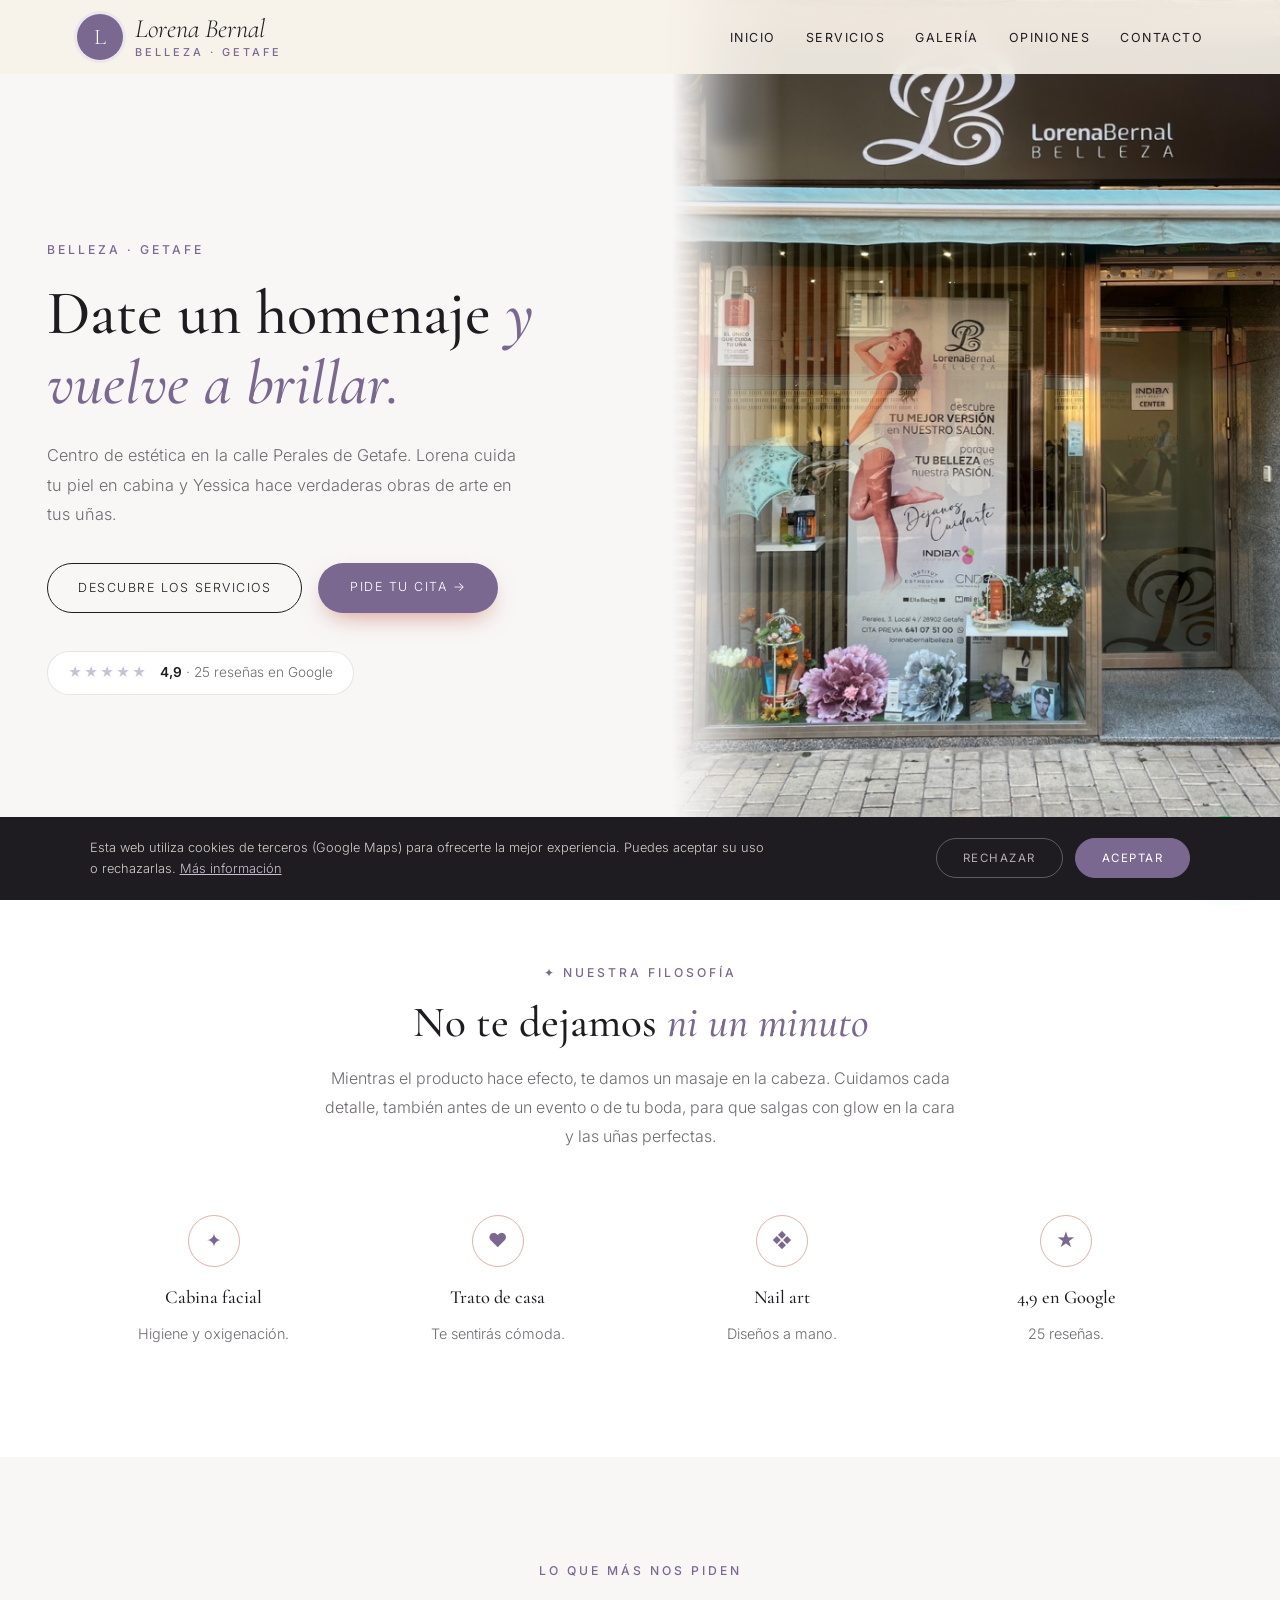
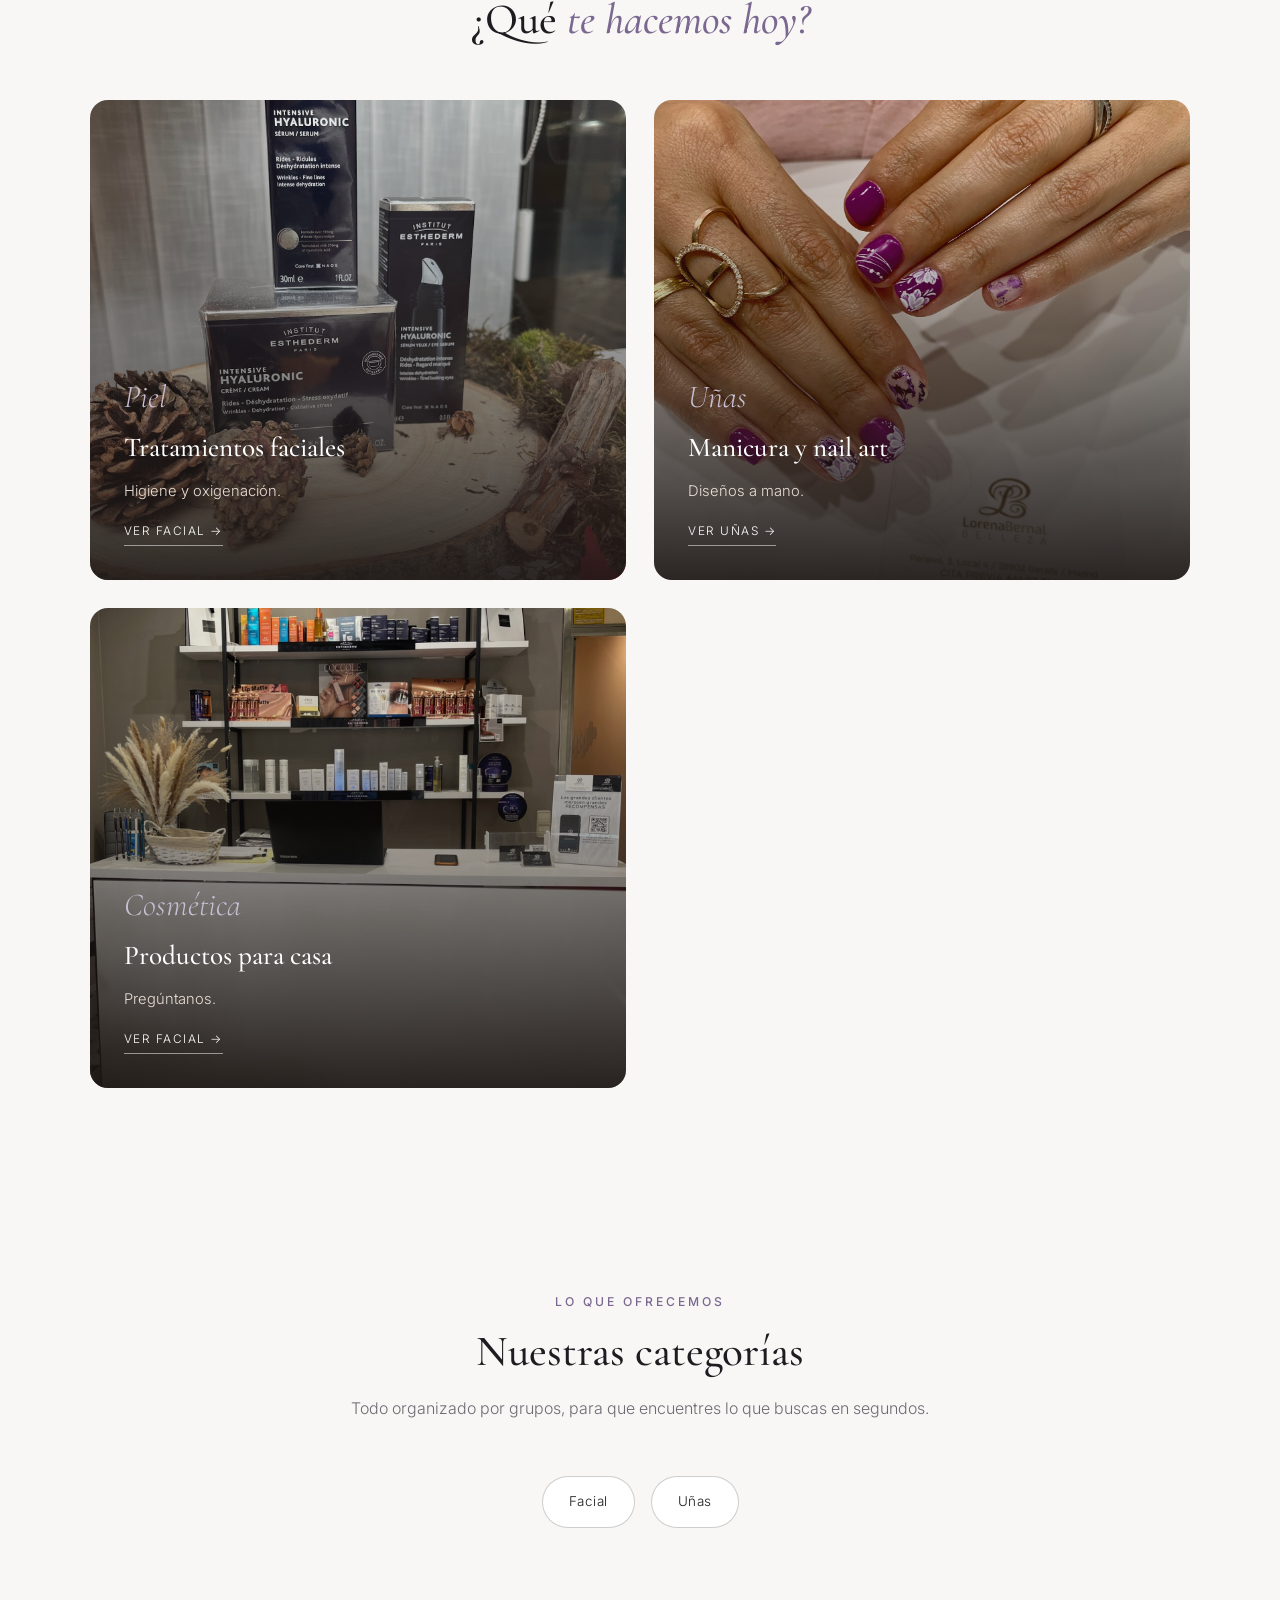
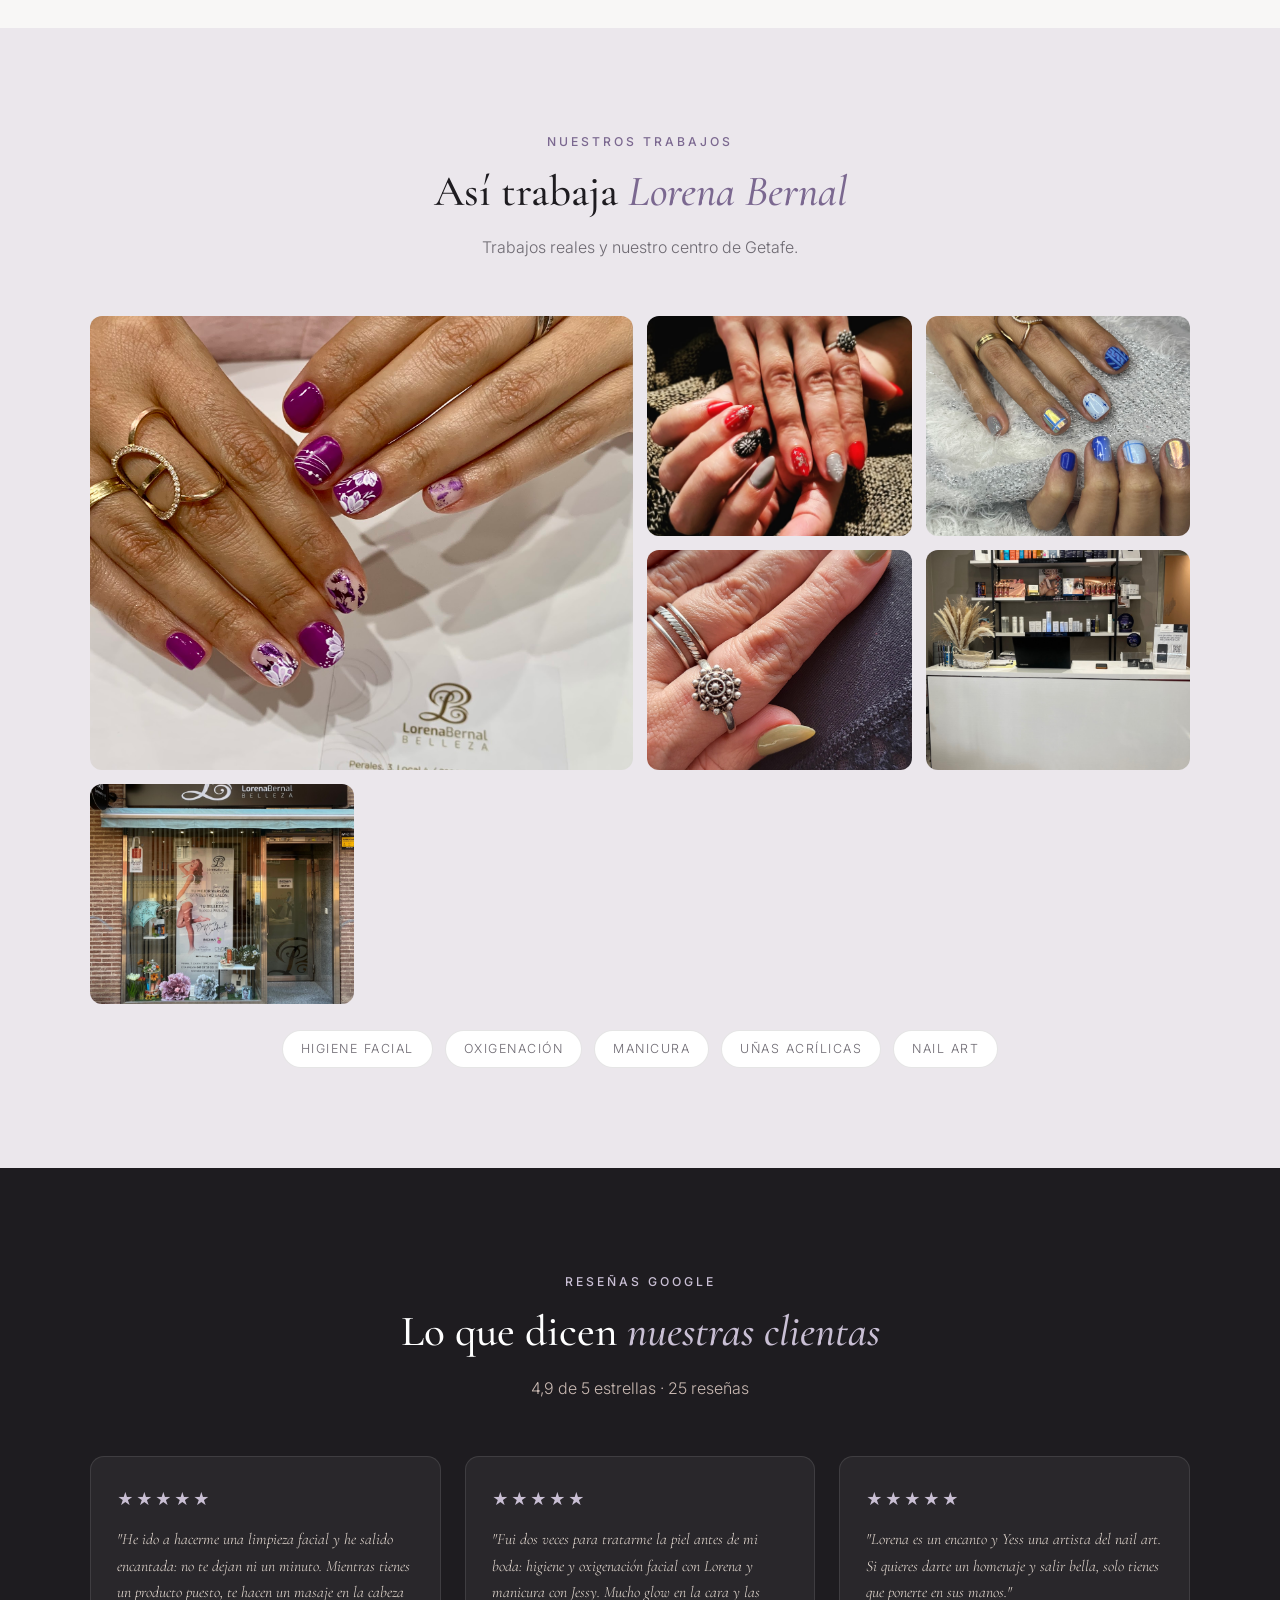
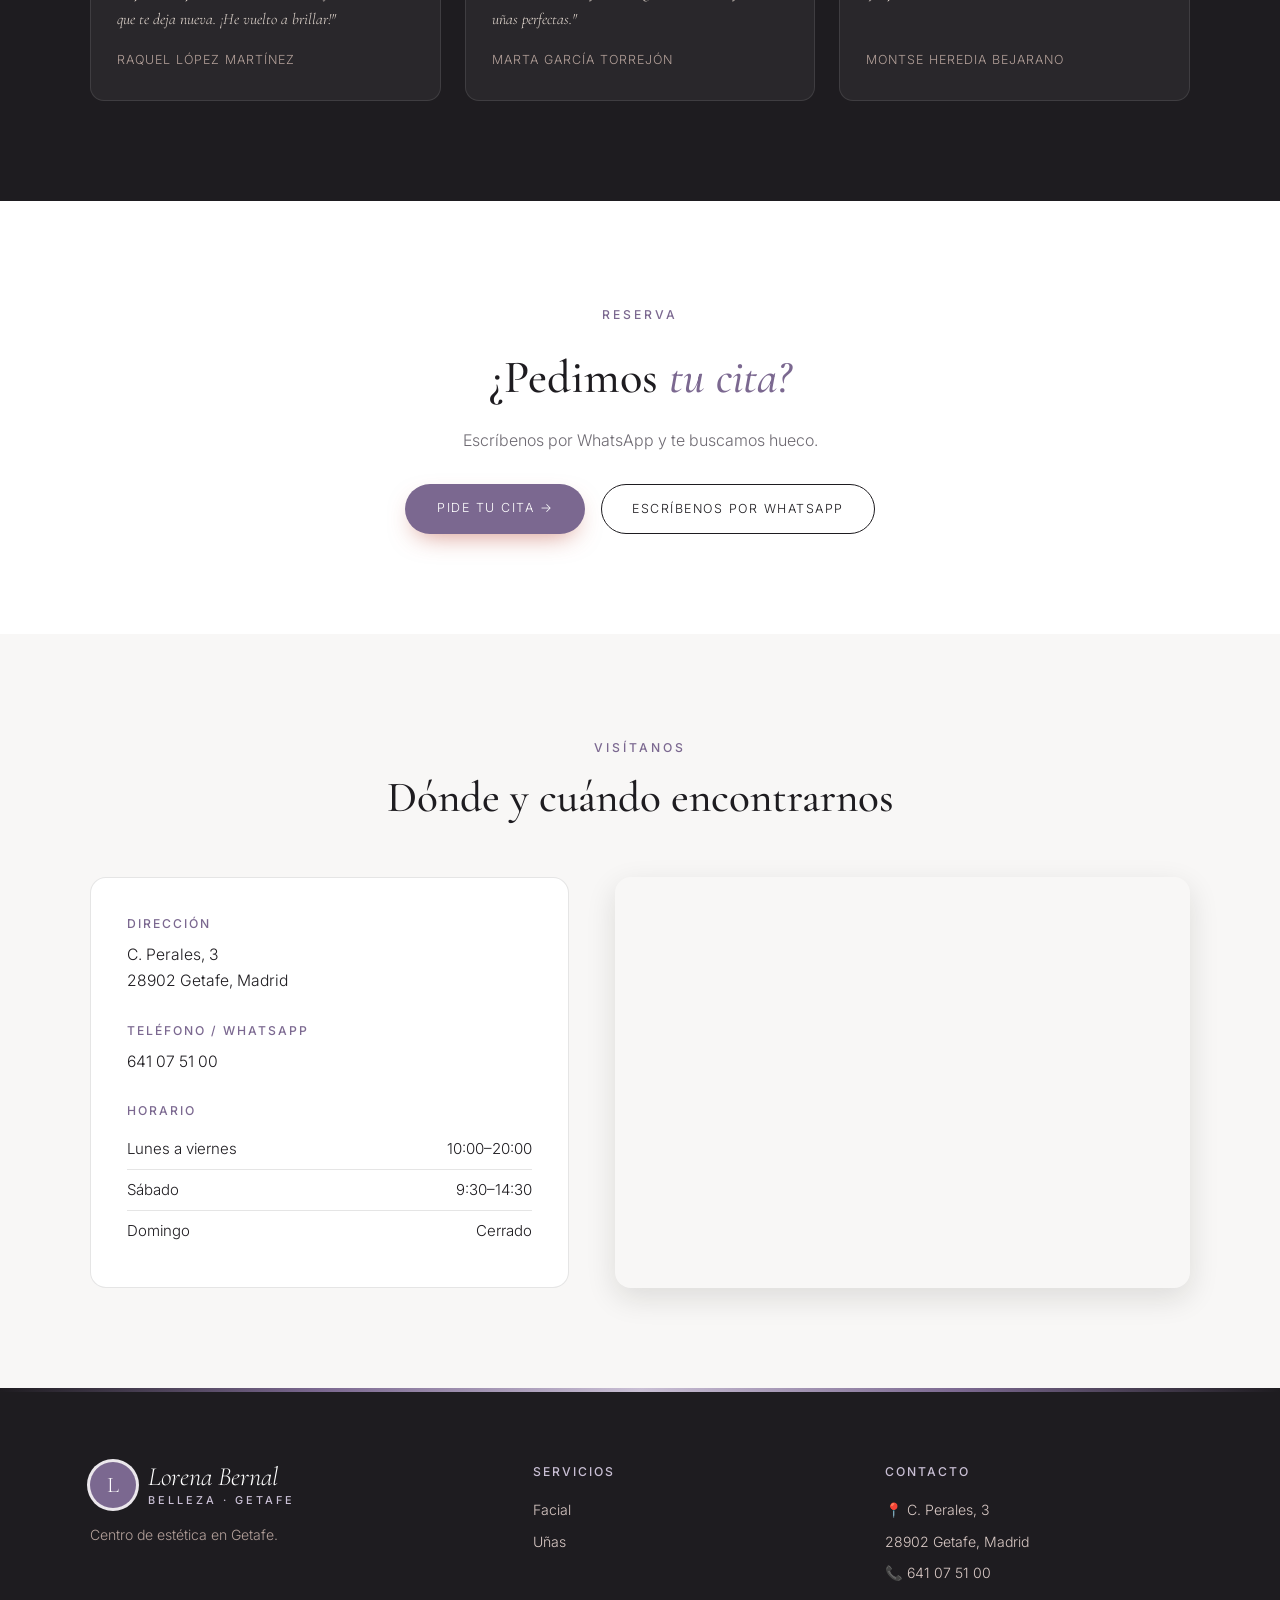
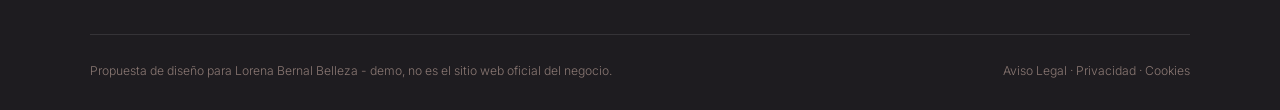
<file: index.html>
<!DOCTYPE html>
<html lang="es">
<head>
<meta charset="UTF-8">
<meta name="viewport" content="width=device-width, initial-scale=1.0">
<title>Lorena Bernal Belleza — Centro de estética en Getafe</title>
<meta name="description" content="Lorena Bernal Belleza, centro de estética en la calle Perales 3 de Getafe. Higiene y oxigenación facial, manicura, uñas acrílicas y nail art. 4,9★ en Google.">
<meta name="theme-color" content="#1e1c20">
<meta property="og:title" content="Lorena Bernal Belleza · Getafe">
<meta property="og:image" content="maps_06.jpg">

<link rel="preconnect" href="https://fonts.googleapis.com"><link rel="preconnect" href="https://fonts.gstatic.com" crossorigin><link href="https://fonts.googleapis.com/css2?family=Cormorant+Garamond:ital,wght@0,500;0,600;1,500&family=Inter:wght@300;400;500;600&display=swap" rel="stylesheet">
<link rel="stylesheet" href="styles.css">
</head>
<body>

<header id="header">
  <a href="index.html" class="logo" aria-label="Lorena Bernal Belleza, inicio"><span class="logo-mark">L</span><span class="logo-text"><span class="script">Lorena Bernal</span><small>belleza · Getafe</small></span></a>
  <nav id="nav" aria-label="Navegación principal"><ul><li><a href="index.html#inicio">Inicio</a></li><li><a href="servicios.html">Servicios</a></li><li><a href="index.html#galeria">Galería</a></li><li><a href="index.html#opiniones">Opiniones</a></li><li><a href="index.html#contacto">Contacto</a></li></ul></nav><button class="nav-toggle" id="navToggle" aria-label="Abrir menú">☰</button>
</header>

<section class="hero" id="inicio">
  <div class="hero-text">
    <span class="eyebrow">Belleza · Getafe</span>
    <h1>Date un homenaje <em>y vuelve a brillar.</em></h1>
    <p>Centro de estética en la calle Perales de Getafe. Lorena cuida tu piel en cabina y Yessica hace verdaderas obras de arte en tus uñas.</p>
    <div class="hero-ctas">
      <a href="servicios.html" class="btn-outline">Descubre los servicios</a>
      <a href="https://wa.me/34641075100?text=Hola%2C%20he%20visto%20vuestra%20web%20y%20me%20gustar%C3%ADa%20pedir%20cita%20en%20Lorena%20Bernal%20Belleza" class="btn-solid" target="_blank" rel="noopener">Pide tu cita →</a>
    </div>
    <a class="hero-rating" href="https://www.google.com/maps/search/?api=1&query=Lorena+Bernal+Belleza,+Calle+Perales+3,+Getafe" target="_blank" rel="noopener"><span class="stars">★★★★★</span><span><strong>4,9</strong> · 25 reseñas en Google</span></a>
  </div>
  <div class="hero-img"><img src="maps_06.jpg" alt="Fachada de Lorena Bernal Belleza en Getafe" style="object-position:center 40%;"></div>
</section>

<section class="trust">
  <div class="section-head">
    <span class="eyebrow">✦ Nuestra filosofía</span>
    <h2>No te dejamos <em>ni un minuto</em></h2>
    <p>Mientras el producto hace efecto, te damos un masaje en la cabeza. Cuidamos cada detalle, también antes de un evento o de tu boda, para que salgas con glow en la cara y las uñas perfectas.</p>
  </div>
  <div class="trust-grid">
    <div class="trust-card"><span class="trust-ic">✦</span><h3>Cabina facial</h3><p>Higiene y oxigenación.</p></div>
    <div class="trust-card"><span class="trust-ic">♥</span><h3>Trato de casa</h3><p>Te sentirás cómoda.</p></div>
    <div class="trust-card"><span class="trust-ic">❖</span><h3>Nail art</h3><p>Diseños a mano.</p></div>
    <div class="trust-card"><span class="trust-ic">★</span><h3>4,9 en Google</h3><p>25 reseñas.</p></div>
  </div>
</section>

<section class="worlds">
  <div class="section-head">
    <span class="eyebrow">Lo que más nos piden</span>
    <h2>¿Qué <em>te hacemos hoy?</em></h2>
  </div>
  <div class="worlds-grid">
    <a href="servicios.html#facial" class="world-card"><img src="maps_03.jpg" alt="Tratamientos faciales"><div class="world-text"><span class="script">Piel</span><h3>Tratamientos faciales</h3><p>Higiene y oxigenación.</p><span class="world-link">Ver facial →</span></div></a>
    <a href="servicios.html#unas" class="world-card"><img src="maps_01.jpg" alt="Manicura y nail art"><div class="world-text"><span class="script">Uñas</span><h3>Manicura y nail art</h3><p>Diseños a mano.</p><span class="world-link">Ver uñas →</span></div></a>
    <a href="servicios.html#facial" class="world-card"><img src="maps_09.jpg" alt="Productos para casa"><div class="world-text"><span class="script">Cosmética</span><h3>Productos para casa</h3><p>Pregúntanos.</p><span class="world-link">Ver facial →</span></div></a>
  </div>
</section>

<section>
  <div class="section-head">
    <span class="eyebrow">Lo que ofrecemos</span>
    <h2>Nuestras categorías</h2>
    <p>Todo organizado por grupos, para que encuentres lo que buscas en segundos.</p>
  </div>
  <div class="cat-pills">
    <a href="servicios.html#facial" class="cat-pill">Facial</a>
    <a href="servicios.html#unas" class="cat-pill">Uñas</a>
  </div>
</section>

<section class="gallery-wrap" id="galeria">
  <div class="section-head">
    <span class="eyebrow">Nuestros trabajos</span>
    <h2>Así trabaja <em>Lorena Bernal</em></h2>
    <p>Trabajos reales y nuestro centro de Getafe.</p>
  </div>
  <div class="gallery">
    <figure class="big"><img src="maps_01.jpg" alt="Morado con flores" loading="lazy"></figure>
    <figure><img src="maps_02.jpg" alt="Rojo y gris con copos" loading="lazy"></figure>
    <figure><img src="maps_04.jpg" alt="Azules con diseño" loading="lazy"></figure>
    <figure><img src="maps_10.jpg" alt="Verde oliva" loading="lazy"></figure>
    <figure><img src="maps_09.jpg" alt="Recepción" loading="lazy"></figure>
    <figure><img src="maps_06.jpg" alt="Nuestra fachada" loading="lazy"></figure>
  </div>
  <div class="brands"><span>Higiene facial</span><span>Oxigenación</span><span>Manicura</span><span>Uñas acrílicas</span><span>Nail art</span></div>
</section>

<section class="reviews-wrap" id="opiniones">
  <div class="section-head">
    <span class="eyebrow">Reseñas Google</span>
    <h2>Lo que dicen <em>nuestras clientas</em></h2>
    <p>4,9 de 5 estrellas · 25 reseñas</p>
  </div>
  <div class="review-grid">
    <div class="review-card"><div class="stars">★★★★★</div><p>"He ido a hacerme una limpieza facial y he salido encantada: no te dejan ni un minuto. Mientras tienes un producto puesto, te hacen un masaje en la cabeza que te deja nueva. ¡He vuelto a brillar!"</p><cite>Raquel López Martínez</cite></div>
    <div class="review-card"><div class="stars">★★★★★</div><p>"Fui dos veces para tratarme la piel antes de mi boda: higiene y oxigenación facial con Lorena y manicura con Jessy. Mucho glow en la cara y las uñas perfectas."</p><cite>Marta García Torrejón</cite></div>
    <div class="review-card"><div class="stars">★★★★★</div><p>"Lorena es un encanto y Yess una artista del nail art. Si quieres darte un homenaje y salir bella, solo tienes que ponerte en sus manos."</p><cite>Montse Heredia Bejarano</cite></div>
  </div>
</section>

<section class="cta-section">
  <span class="eyebrow">Reserva</span>
  <h2>¿Pedimos <em>tu cita?</em></h2>
  <p>Escríbenos por WhatsApp y te buscamos hueco.</p>
  <div class="cta-row">
    <a href="https://wa.me/34641075100?text=Hola%2C%20he%20visto%20vuestra%20web%20y%20me%20gustar%C3%ADa%20pedir%20cita%20en%20Lorena%20Bernal%20Belleza" class="btn-solid" target="_blank" rel="noopener">Pide tu cita →</a>
    <a href="https://wa.me/34641075100?text=Hola%2C%20he%20visto%20vuestra%20web%20y%20me%20gustar%C3%ADa%20pedir%20cita%20en%20Lorena%20Bernal%20Belleza" class="btn-outline" target="_blank" rel="noopener">Escríbenos por WhatsApp</a>
  </div>
</section>

<section class="contact-section" id="contacto">
  <div class="section-head">
    <span class="eyebrow">Visítanos</span>
    <h2>Dónde y cuándo encontrarnos</h2>
  </div>
  <div class="contact-grid">
    <div class="contact-info">
      <div class="contact-block"><h3>Dirección</h3><p>C. Perales, 3<br>28902 Getafe, Madrid</p></div>
      <div class="contact-block"><h3>Teléfono / WhatsApp</h3><p><a href="tel:+34641075100">641 07 51 00</a></p></div>
      <div class="contact-block"><h3>Horario</h3><ul class="hours-list"><li><span>Lunes a viernes</span><span>10:00–20:00</span></li><li><span>Sábado</span><span>9:30–14:30</span></li><li><span>Domingo</span><span>Cerrado</span></li></ul></div>
      
    </div>
    <div class="contact-map">
      <iframe title="Mapa de Lorena Bernal Belleza" src="https://www.google.com/maps?q=Lorena+Bernal+Belleza,+Calle+Perales+3,+Getafe&output=embed" width="100%" height="100%" style="border:0;" allowfullscreen="" loading="lazy" referrerpolicy="no-referrer-when-downgrade"></iframe>
    </div>
  </div>
</section>

<footer>
  <div class="footer-grid">
    <div class="footer-brand">
      <a href="index.html" class="logo light"><span class="logo-mark">L</span><span class="logo-text"><span class="script">Lorena Bernal</span><small>belleza · Getafe</small></span></a>
      <p>Centro de estética en Getafe.</p>
    </div>
    <div><h4>Servicios</h4><ul><li><a href="servicios.html#facial">Facial</a></li><li><a href="servicios.html#unas">Uñas</a></li></ul></div>
    <div><h4>Contacto</h4><ul><li>📍 C. Perales, 3</li><li>28902 Getafe, Madrid</li><li>📞 <a href="tel:+34641075100">641 07 51 00</a></li></ul></div>
  </div>
  <div class="footer-bottom">
    <span>Propuesta de diseño para Lorena Bernal Belleza - demo, no es el sitio web oficial del negocio.</span>
    <span><a href="aviso-legal.html">Aviso Legal</a> &middot; <a href="politica-privacidad.html">Privacidad</a> &middot; <a href="politica-cookies.html">Cookies</a></span>
  </div>
</footer>

<div id="cookie-banner" class="cookie-banner"><p>Esta web utiliza cookies de terceros (Google Maps) para ofrecerte la mejor experiencia. Puedes aceptar su uso o rechazarlas. <a href="politica-cookies.html">Más información</a></p><div class="cookie-actions"><button onclick="setCookieChoice('rejected')" class="ck-reject">Rechazar</button><button onclick="setCookieChoice('accepted')" class="ck-accept">Aceptar</button></div></div>
<div class="social-fabs"><a class="wa-fab" href="https://wa.me/34641075100?text=Hola%2C%20he%20visto%20vuestra%20web%20y%20me%20gustar%C3%ADa%20pedir%20cita%20en%20Lorena%20Bernal%20Belleza" target="_blank" rel="noopener" aria-label="Escribir por WhatsApp"><svg width="28" height="28" viewBox="0 0 24 24" fill="white"><path d="M17.5 14.4c-.3-.1-1.8-.9-2-1s-.5-.1-.7.1-.8 1-.9 1.2-.3.2-.6.1a8.2 8.2 0 0 1-2.4-1.5 9 9 0 0 1-1.7-2.1c-.2-.3 0-.5.1-.6l.4-.5.3-.5v-.5l-.9-2.2c-.2-.6-.5-.5-.7-.5h-.6a1.1 1.1 0 0 0-.8.4 3.4 3.4 0 0 0-1 2.5 5.9 5.9 0 0 0 1.2 3.1 13.5 13.5 0 0 0 5.2 4.6c2.6 1 2.6.7 3.1.6a2.6 2.6 0 0 0 1.7-1.2 2.1 2.1 0 0 0 .2-1.2c-.1-.1-.3-.2-.6-.3ZM12 21.8a9.8 9.8 0 0 1-5-1.4l-.4-.2-3.7 1 1-3.6-.2-.4A9.8 9.8 0 1 1 12 21.8Zm8.4-18.3A11.8 11.8 0 0 0 1.8 17.7L.2 23.8l6.3-1.6a11.8 11.8 0 0 0 5.6 1.4A11.8 11.8 0 0 0 20.4 3.5Z"/></svg></a></div>
<script src="main.js"></script>
</body>
</html>
</file>
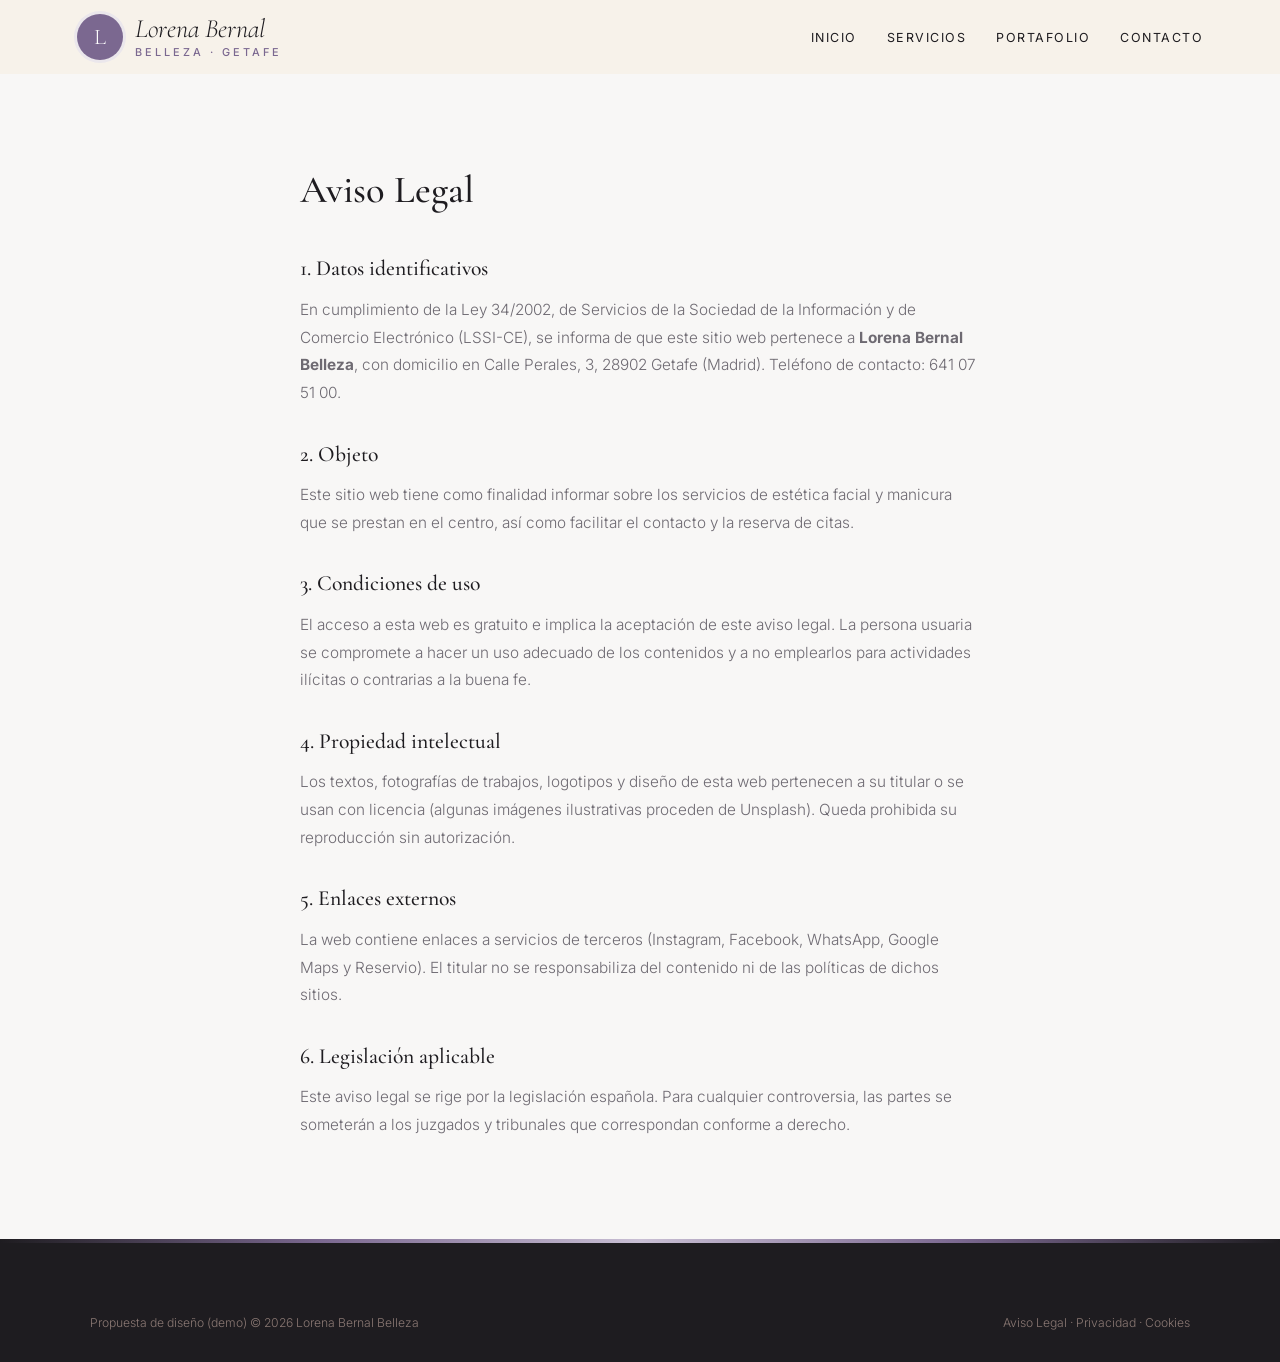
<file: aviso-legal.html>
<!DOCTYPE html>
<html lang="es">
<head>
<meta charset="UTF-8">
<meta name="viewport" content="width=device-width, initial-scale=1.0">
<title>Aviso Legal — Lorena Bernal Belleza</title>
<meta name="robots" content="noindex">

<link rel="preconnect" href="https://fonts.googleapis.com">
<link href="https://fonts.googleapis.com/css2?family=Cormorant+Garamond:ital,wght@0,500;0,600;1,500&family=Inter:wght@300;400;500;600&display=swap" rel="stylesheet">
<link rel="stylesheet" href="styles.css">
</head>
<body>
<header id="header" class="scrolled">
  <a href="index.html" class="logo" aria-label="Lorena Bernal Belleza, inicio">
    <span class="logo-mark">L</span>
    <span class="logo-text"><span class="script">Lorena Bernal</span><small>belleza · Getafe</small></span>
  </a>
  <nav id="nav" aria-label="Navegación principal">
    <ul>
      <li><a href="index.html#inicio">Inicio</a></li>
      <li><a href="servicios.html">Servicios</a></li>
      <li><a href="portafolio.html">Portafolio</a></li>
      <li><a href="index.html#contacto">Contacto</a></li>
    </ul>
  </nav>
  <button class="nav-toggle" id="navToggle" aria-label="Abrir menú">☰</button>
</header>
<main class="legal"><h1>Aviso Legal</h1>
<h2>1. Datos identificativos</h2>
<p>En cumplimiento de la Ley 34/2002, de Servicios de la Sociedad de la Información y de Comercio Electrónico (LSSI-CE), se informa de que este sitio web pertenece a <strong>Lorena Bernal Belleza</strong>, con domicilio en Calle Perales, 3, 28902 Getafe (Madrid). Teléfono de contacto: 641 07 51 00.</p>
<h2>2. Objeto</h2>
<p>Este sitio web tiene como finalidad informar sobre los servicios de estética facial y manicura que se prestan en el centro, así como facilitar el contacto y la reserva de citas.</p>
<h2>3. Condiciones de uso</h2>
<p>El acceso a esta web es gratuito e implica la aceptación de este aviso legal. La persona usuaria se compromete a hacer un uso adecuado de los contenidos y a no emplearlos para actividades ilícitas o contrarias a la buena fe.</p>
<h2>4. Propiedad intelectual</h2>
<p>Los textos, fotografías de trabajos, logotipos y diseño de esta web pertenecen a su titular o se usan con licencia (algunas imágenes ilustrativas proceden de Unsplash). Queda prohibida su reproducción sin autorización.</p>
<h2>5. Enlaces externos</h2>
<p>La web contiene enlaces a servicios de terceros (Instagram, Facebook, WhatsApp, Google Maps y Reservio). El titular no se responsabiliza del contenido ni de las políticas de dichos sitios.</p>
<h2>6. Legislación aplicable</h2>
<p>Este aviso legal se rige por la legislación española. Para cualquier controversia, las partes se someterán a los juzgados y tribunales que correspondan conforme a derecho.</p></main>
<footer>
  <div class="footer-bottom" style="margin-top:0">
    <span>Propuesta de diseño (demo) © 2026 Lorena Bernal Belleza</span>
    <span><a href="aviso-legal.html">Aviso Legal</a> &middot; <a href="politica-privacidad.html">Privacidad</a> &middot; <a href="politica-cookies.html">Cookies</a></span>
  </div>
</footer>
<script src="main.js"></script>
</body>
</html>
</file>
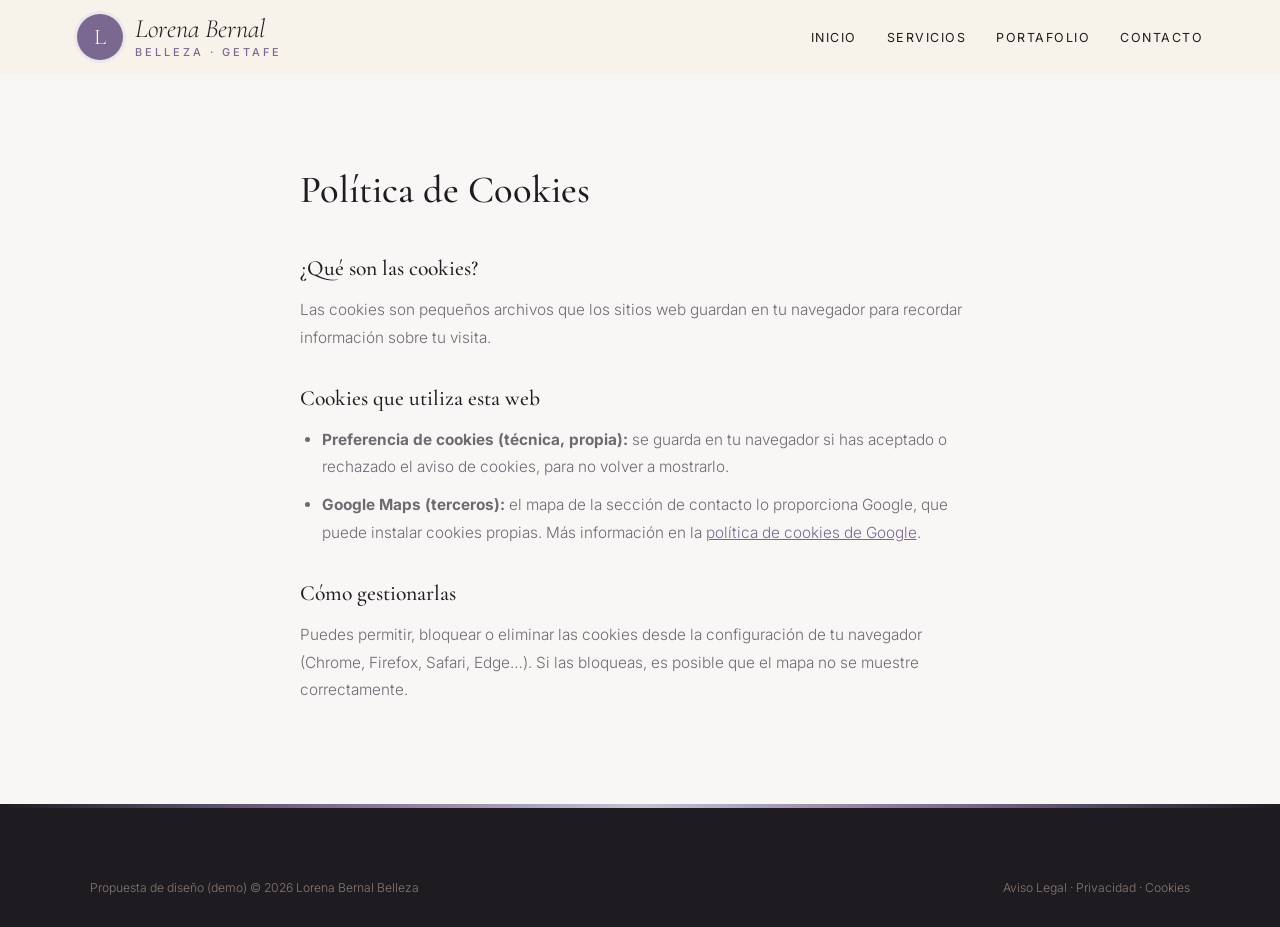
<file: politica-cookies.html>
<!DOCTYPE html>
<html lang="es">
<head>
<meta charset="UTF-8">
<meta name="viewport" content="width=device-width, initial-scale=1.0">
<title>Política de Cookies — Lorena Bernal Belleza</title>
<meta name="robots" content="noindex">

<link rel="preconnect" href="https://fonts.googleapis.com">
<link href="https://fonts.googleapis.com/css2?family=Cormorant+Garamond:ital,wght@0,500;0,600;1,500&family=Inter:wght@300;400;500;600&display=swap" rel="stylesheet">
<link rel="stylesheet" href="styles.css">
</head>
<body>
<header id="header" class="scrolled">
  <a href="index.html" class="logo" aria-label="Lorena Bernal Belleza, inicio">
    <span class="logo-mark">L</span>
    <span class="logo-text"><span class="script">Lorena Bernal</span><small>belleza · Getafe</small></span>
  </a>
  <nav id="nav" aria-label="Navegación principal">
    <ul>
      <li><a href="index.html#inicio">Inicio</a></li>
      <li><a href="servicios.html">Servicios</a></li>
      <li><a href="portafolio.html">Portafolio</a></li>
      <li><a href="index.html#contacto">Contacto</a></li>
    </ul>
  </nav>
  <button class="nav-toggle" id="navToggle" aria-label="Abrir menú">☰</button>
</header>
<main class="legal"><h1>Política de Cookies</h1>
<h2>¿Qué son las cookies?</h2>
<p>Las cookies son pequeños archivos que los sitios web guardan en tu navegador para recordar información sobre tu visita.</p>
<h2>Cookies que utiliza esta web</h2>
<ul>
<li><strong>Preferencia de cookies (técnica, propia):</strong> se guarda en tu navegador si has aceptado o rechazado el aviso de cookies, para no volver a mostrarlo.</li>
<li><strong>Google Maps (terceros):</strong> el mapa de la sección de contacto lo proporciona Google, que puede instalar cookies propias. Más información en la <a href="https://policies.google.com/technologies/cookies" target="_blank" rel="noopener">política de cookies de Google</a>.</li>
</ul>
<h2>Cómo gestionarlas</h2>
<p>Puedes permitir, bloquear o eliminar las cookies desde la configuración de tu navegador (Chrome, Firefox, Safari, Edge…). Si las bloqueas, es posible que el mapa no se muestre correctamente.</p></main>
<footer>
  <div class="footer-bottom" style="margin-top:0">
    <span>Propuesta de diseño (demo) © 2026 Lorena Bernal Belleza</span>
    <span><a href="aviso-legal.html">Aviso Legal</a> &middot; <a href="politica-privacidad.html">Privacidad</a> &middot; <a href="politica-cookies.html">Cookies</a></span>
  </div>
</footer>
<script src="main.js"></script>
</body>
</html>
</file>
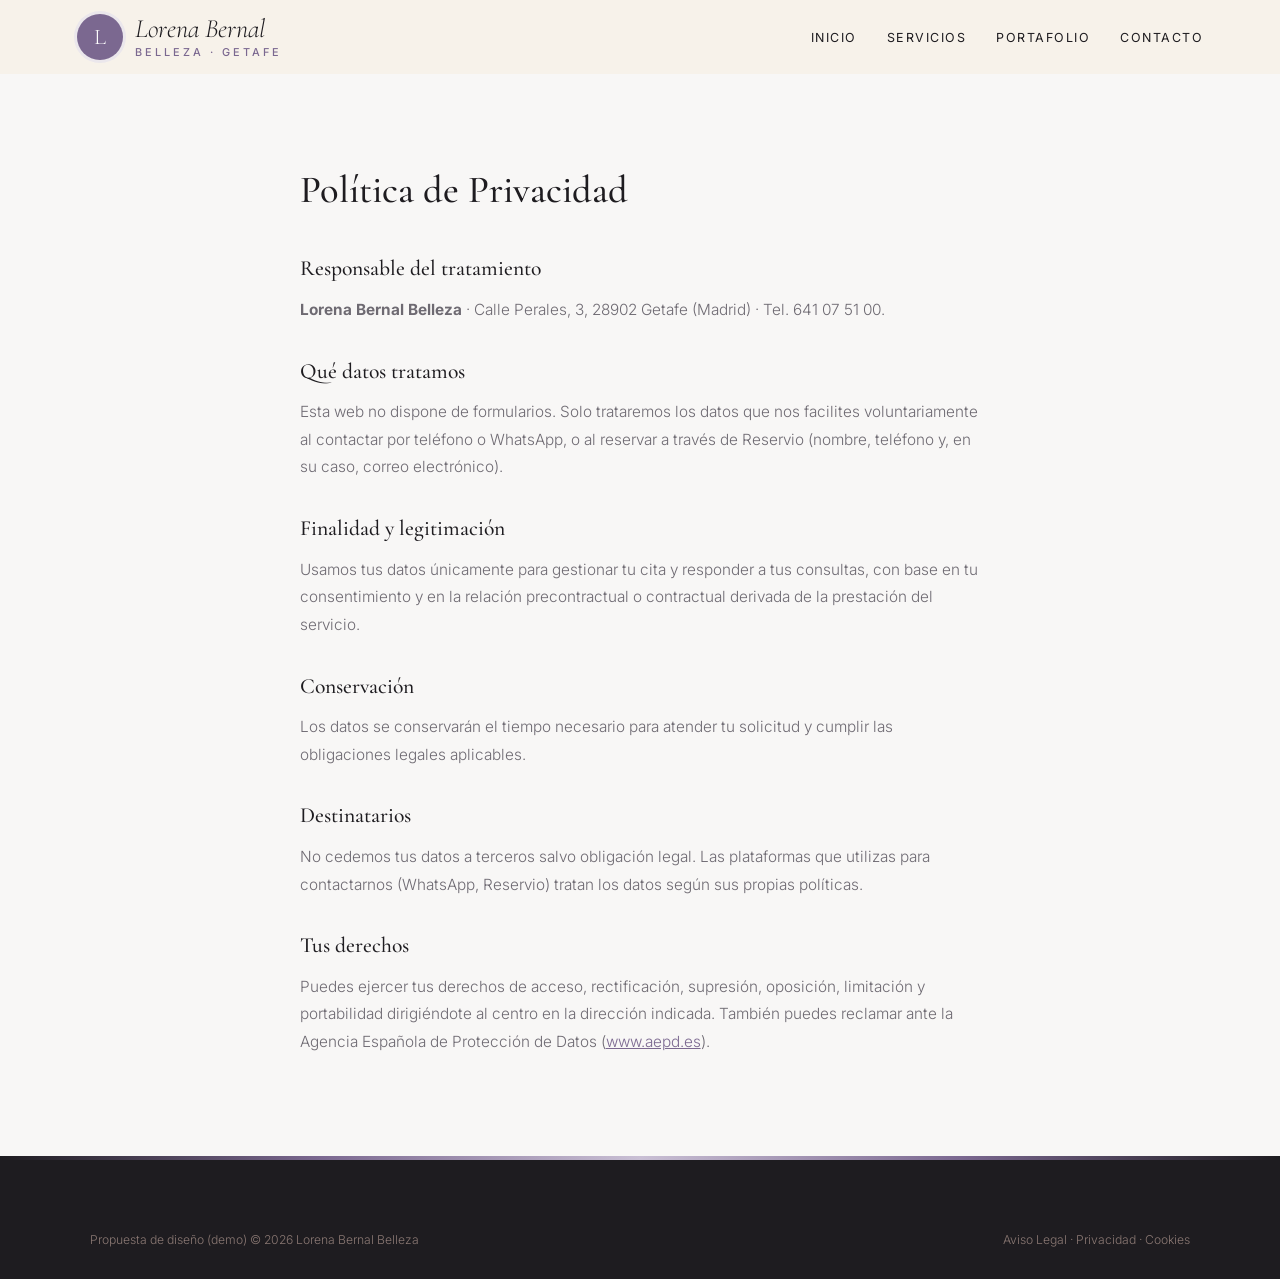
<file: politica-privacidad.html>
<!DOCTYPE html>
<html lang="es">
<head>
<meta charset="UTF-8">
<meta name="viewport" content="width=device-width, initial-scale=1.0">
<title>Política de Privacidad — Lorena Bernal Belleza</title>
<meta name="robots" content="noindex">

<link rel="preconnect" href="https://fonts.googleapis.com">
<link href="https://fonts.googleapis.com/css2?family=Cormorant+Garamond:ital,wght@0,500;0,600;1,500&family=Inter:wght@300;400;500;600&display=swap" rel="stylesheet">
<link rel="stylesheet" href="styles.css">
</head>
<body>
<header id="header" class="scrolled">
  <a href="index.html" class="logo" aria-label="Lorena Bernal Belleza, inicio">
    <span class="logo-mark">L</span>
    <span class="logo-text"><span class="script">Lorena Bernal</span><small>belleza · Getafe</small></span>
  </a>
  <nav id="nav" aria-label="Navegación principal">
    <ul>
      <li><a href="index.html#inicio">Inicio</a></li>
      <li><a href="servicios.html">Servicios</a></li>
      <li><a href="portafolio.html">Portafolio</a></li>
      <li><a href="index.html#contacto">Contacto</a></li>
    </ul>
  </nav>
  <button class="nav-toggle" id="navToggle" aria-label="Abrir menú">☰</button>
</header>
<main class="legal"><h1>Política de Privacidad</h1>
<h2>Responsable del tratamiento</h2>
<p><strong>Lorena Bernal Belleza</strong> · Calle Perales, 3, 28902 Getafe (Madrid) · Tel. 641 07 51 00.</p>
<h2>Qué datos tratamos</h2>
<p>Esta web no dispone de formularios. Solo trataremos los datos que nos facilites voluntariamente al contactar por teléfono o WhatsApp, o al reservar a través de Reservio (nombre, teléfono y, en su caso, correo electrónico).</p>
<h2>Finalidad y legitimación</h2>
<p>Usamos tus datos únicamente para gestionar tu cita y responder a tus consultas, con base en tu consentimiento y en la relación precontractual o contractual derivada de la prestación del servicio.</p>
<h2>Conservación</h2>
<p>Los datos se conservarán el tiempo necesario para atender tu solicitud y cumplir las obligaciones legales aplicables.</p>
<h2>Destinatarios</h2>
<p>No cedemos tus datos a terceros salvo obligación legal. Las plataformas que utilizas para contactarnos (WhatsApp, Reservio) tratan los datos según sus propias políticas.</p>
<h2>Tus derechos</h2>
<p>Puedes ejercer tus derechos de acceso, rectificación, supresión, oposición, limitación y portabilidad dirigiéndote al centro en la dirección indicada. También puedes reclamar ante la Agencia Española de Protección de Datos (<a href="https://www.aepd.es" target="_blank" rel="noopener">www.aepd.es</a>).</p></main>
<footer>
  <div class="footer-bottom" style="margin-top:0">
    <span>Propuesta de diseño (demo) © 2026 Lorena Bernal Belleza</span>
    <span><a href="aviso-legal.html">Aviso Legal</a> &middot; <a href="politica-privacidad.html">Privacidad</a> &middot; <a href="politica-cookies.html">Cookies</a></span>
  </div>
</footer>
<script src="main.js"></script>
</body>
</html>
</file>
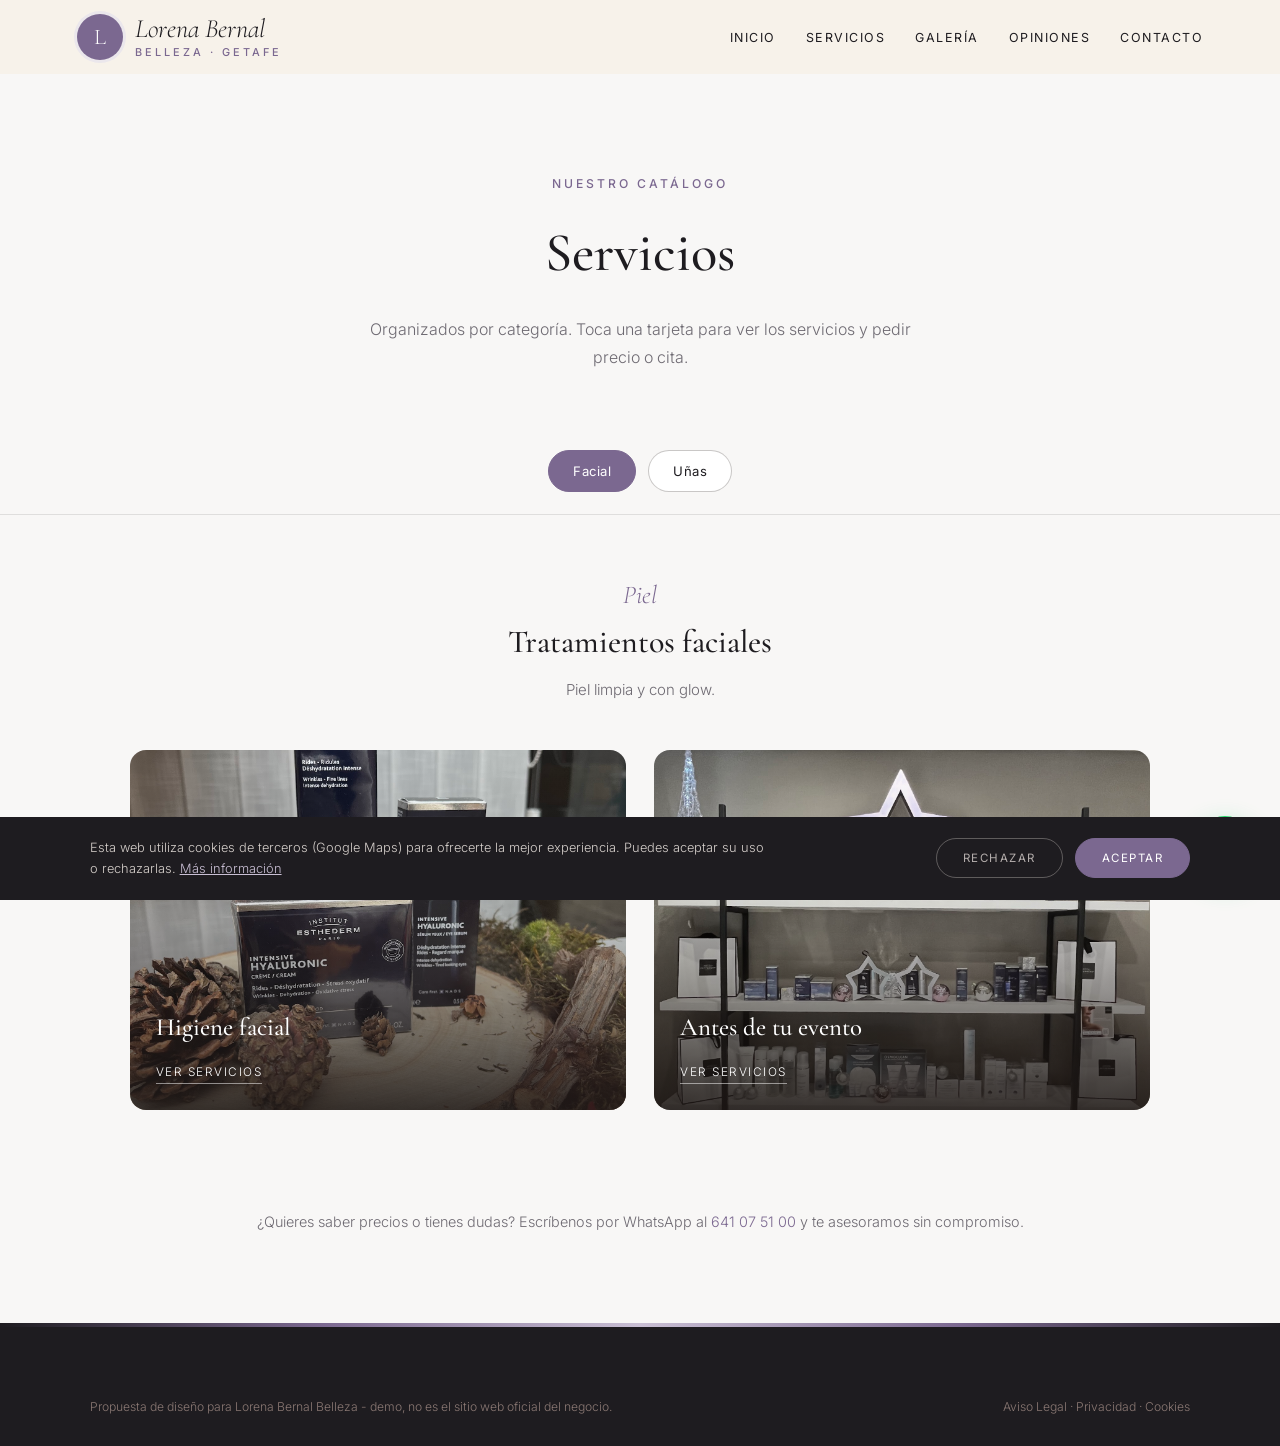
<file: servicios.html>
<!DOCTYPE html>
<html lang="es">
<head>
<meta charset="UTF-8">
<meta name="viewport" content="width=device-width, initial-scale=1.0">
<title>Servicios — Lorena Bernal Belleza · Getafe</title>
<meta name="description" content="Servicios de Lorena Bernal Belleza en Getafe.">

<link rel="preconnect" href="https://fonts.googleapis.com"><link rel="preconnect" href="https://fonts.gstatic.com" crossorigin><link href="https://fonts.googleapis.com/css2?family=Cormorant+Garamond:ital,wght@0,500;0,600;1,500&family=Inter:wght@300;400;500;600&display=swap" rel="stylesheet">
<link rel="stylesheet" href="styles.css">
</head>
<body>

<header id="header" class="scrolled">
  <a href="index.html" class="logo" aria-label="Lorena Bernal Belleza, inicio"><span class="logo-mark">L</span><span class="logo-text"><span class="script">Lorena Bernal</span><small>belleza · Getafe</small></span></a>
  <nav id="nav" aria-label="Navegación principal"><ul><li><a href="index.html#inicio">Inicio</a></li><li><a href="servicios.html">Servicios</a></li><li><a href="index.html#galeria">Galería</a></li><li><a href="index.html#opiniones">Opiniones</a></li><li><a href="index.html#contacto">Contacto</a></li></ul></nav><button class="nav-toggle" id="navToggle" aria-label="Abrir menú">☰</button>
</header>

<div class="page-hero">
  <span class="eyebrow">Nuestro catálogo</span>
  <h1>Servicios</h1>
  <p>Organizados por categoría. Toca una tarjeta para ver los servicios y pedir precio o cita.</p>
</div>

<div class="tabs">
  <button class="tab-btn active" data-tab="facial">Facial</button>
  <button class="tab-btn" data-tab="unas">Uñas</button>
  
</div>

<div class="tab-panel active" id="facial">
  <div class="tab-intro"><span class="script">Piel</span><h2>Tratamientos faciales</h2><p>Piel limpia y con glow.</p></div>
  <div class="cat-grid">
    <div class="cat-card" onclick="openModal('higiene')"><img src="maps_03.jpg" alt="Higiene facial" loading="lazy"><div class="cat-card-text"><h3>Higiene facial</h3><span>Ver servicios</span></div></div>
    <div class="cat-card" onclick="openModal('eventos')"><img src="maps_08.jpg" alt="Antes de tu evento" loading="lazy"><div class="cat-card-text"><h3>Antes de tu evento</h3><span>Ver servicios</span></div></div>
  </div>
</div>

<div class="tab-panel" id="unas">
  <div class="tab-intro"><span class="script">Uñas</span><h2>Manicura</h2><p>Uñas perfectas que duran.</p></div>
  <div class="cat-grid">
    <div class="cat-card" onclick="openModal('manicura')"><img src="maps_04.jpg" alt="Manicura" loading="lazy"><div class="cat-card-text"><h3>Manicura</h3><span>Ver servicios</span></div></div>
    <div class="cat-card" onclick="openModal('nailart')"><img src="maps_01.jpg" alt="Nail art" loading="lazy"><div class="cat-card-text"><h3>Nail art</h3><span>Ver servicios</span></div></div>
  </div>
</div>


<p class="services-note">¿Quieres saber precios o tienes dudas? Escríbenos por WhatsApp al <a href="https://wa.me/34641075100" target="_blank" rel="noopener" style="color:var(--red)">641 07 51 00</a> y te asesoramos sin compromiso.</p>

<div class="modal-overlay" id="modal-higiene"><div class="modal">
  <button class="modal-close" onclick="closeModal('higiene')" aria-label="Cerrar">×</button>
  <h3>Higiene facial</h3><p class="modal-sub">Con masaje en la cabeza</p>
  <div class="svc-row"><div><div class="svc-name">Limpieza facial</div><span class="svc-desc"></span></div><div class="svc-price">Consultar</div></div>
  <div class="svc-row"><div><div class="svc-name">Oxigenación facial</div><span class="svc-desc"></span></div><div class="svc-price">Consultar</div></div>
  <a class="modal-cta alt" href="https://wa.me/34641075100?text=Hola%2C%20quiero%20informaci%C3%B3n%20sobre%20higiene%20facial" target="_blank" rel="noopener">Pedir cita por WhatsApp</a>
</div></div>

<div class="modal-overlay" id="modal-eventos"><div class="modal">
  <button class="modal-close" onclick="closeModal('eventos')" aria-label="Cerrar">×</button>
  <h3>Antes de tu evento</h3><p class="modal-sub">Bodas y ocasiones</p>
  <div class="svc-row"><div><div class="svc-name">Tratamiento de piel para novias</div><span class="svc-desc"></span></div><div class="svc-price">Consultar</div></div>
  <a class="modal-cta alt" href="https://wa.me/34641075100?text=Hola%2C%20quiero%20informaci%C3%B3n%20sobre%20antes%20de%20tu%20evento" target="_blank" rel="noopener">Pedir cita por WhatsApp</a>
</div></div>

<div class="modal-overlay" id="modal-manicura"><div class="modal">
  <button class="modal-close" onclick="closeModal('manicura')" aria-label="Cerrar">×</button>
  <h3>Manicura</h3><p class="modal-sub">Color y cuidado</p>
  <div class="svc-row"><div><div class="svc-name">Manicura</div><span class="svc-desc"></span></div><div class="svc-price">Consultar</div></div>
  <div class="svc-row"><div><div class="svc-name">Uñas acrílicas</div><span class="svc-desc"></span></div><div class="svc-price">Consultar</div></div>
  <a class="modal-cta alt" href="https://wa.me/34641075100?text=Hola%2C%20quiero%20informaci%C3%B3n%20sobre%20manicura" target="_blank" rel="noopener">Pedir cita por WhatsApp</a>
</div></div>

<div class="modal-overlay" id="modal-nailart"><div class="modal">
  <button class="modal-close" onclick="closeModal('nailart')" aria-label="Cerrar">×</button>
  <h3>Nail art</h3><p class="modal-sub">Diseños a mano</p>
  <div class="svc-row"><div><div class="svc-name">Diseños y detalles</div><span class="svc-desc"></span></div><div class="svc-price">Consultar</div></div>
  <a class="modal-cta alt" href="https://wa.me/34641075100?text=Hola%2C%20quiero%20informaci%C3%B3n%20sobre%20nail%20art" target="_blank" rel="noopener">Pedir cita por WhatsApp</a>
</div></div>


<footer>
  <div class="footer-bottom" style="margin-top:0">
    <span>Propuesta de diseño para Lorena Bernal Belleza - demo, no es el sitio web oficial del negocio.</span>
    <span><a href="aviso-legal.html">Aviso Legal</a> &middot; <a href="politica-privacidad.html">Privacidad</a> &middot; <a href="politica-cookies.html">Cookies</a></span>
  </div>
</footer>

<div id="cookie-banner" class="cookie-banner"><p>Esta web utiliza cookies de terceros (Google Maps) para ofrecerte la mejor experiencia. Puedes aceptar su uso o rechazarlas. <a href="politica-cookies.html">Más información</a></p><div class="cookie-actions"><button onclick="setCookieChoice('rejected')" class="ck-reject">Rechazar</button><button onclick="setCookieChoice('accepted')" class="ck-accept">Aceptar</button></div></div>
<div class="social-fabs"><a class="wa-fab" href="https://wa.me/34641075100?text=Hola%2C%20he%20visto%20vuestra%20web%20y%20me%20gustar%C3%ADa%20pedir%20cita%20en%20Lorena%20Bernal%20Belleza" target="_blank" rel="noopener" aria-label="Escribir por WhatsApp"><svg width="28" height="28" viewBox="0 0 24 24" fill="white"><path d="M17.5 14.4c-.3-.1-1.8-.9-2-1s-.5-.1-.7.1-.8 1-.9 1.2-.3.2-.6.1a8.2 8.2 0 0 1-2.4-1.5 9 9 0 0 1-1.7-2.1c-.2-.3 0-.5.1-.6l.4-.5.3-.5v-.5l-.9-2.2c-.2-.6-.5-.5-.7-.5h-.6a1.1 1.1 0 0 0-.8.4 3.4 3.4 0 0 0-1 2.5 5.9 5.9 0 0 0 1.2 3.1 13.5 13.5 0 0 0 5.2 4.6c2.6 1 2.6.7 3.1.6a2.6 2.6 0 0 0 1.7-1.2 2.1 2.1 0 0 0 .2-1.2c-.1-.1-.3-.2-.6-.3ZM12 21.8a9.8 9.8 0 0 1-5-1.4l-.4-.2-3.7 1 1-3.6-.2-.4A9.8 9.8 0 1 1 12 21.8Zm8.4-18.3A11.8 11.8 0 0 0 1.8 17.7L.2 23.8l6.3-1.6a11.8 11.8 0 0 0 5.6 1.4A11.8 11.8 0 0 0 20.4 3.5Z"/></svg></a></div>
<script src="main.js"></script>
</body>
</html>
</file>
<file: styles.css>
:root{
  --cream:#f8f7f6; --paper:#ffffff; --tint:#ebe7ec; --ink:#1e1c20; --dark:#1e1c20; --muted:#6e6a72;
  --red:#7b6890; --red-dark:#5e4e70; --teal:#7b6890; --gold:#c9bfd4; --line:rgba(0,0,0,.1);
  --brand-gradient:linear-gradient(90deg,#1e1c20,#7b6890,#c9bfd4,#7b6890,#1e1c20);
}
*{margin:0;padding:0;box-sizing:border-box;}
html{scroll-behavior:smooth;}
body{font-family:'Inter',sans-serif;background:var(--cream);color:var(--ink);overflow-x:hidden;font-weight:300;line-height:1.6;}
a{text-decoration:none;color:inherit;}
h1,h2,h3{font-family:'Cormorant Garamond',serif;font-weight:500;}
h1 em,h2 em{font-style:italic;color:var(--red);}
img{max-width:100%;display:block;}
.script{font-family:'Cormorant Garamond',serif;font-style:italic;}

/* HEADER */
header{position:fixed;top:0;left:0;right:0;z-index:100;display:flex;justify-content:space-between;align-items:center;padding:14px 6%;background:rgba(247,241,233,.92);backdrop-filter:blur(10px);-webkit-backdrop-filter:blur(10px);transition:box-shadow .3s,padding .3s;}
header.scrolled{box-shadow:0 2px 24px rgba(28,22,20,.1);padding:8px 6%;}
.logo{display:flex;align-items:center;gap:12px;color:var(--dark);}
.logo-badge{width:58px;height:58px;border-radius:50%;object-fit:cover;box-shadow:0 0 0 2px var(--gold),0 6px 16px rgba(28,22,20,.15);transition:width .3s,height .3s;}
header.scrolled .logo-badge{width:46px;height:46px;}
.logo-text{display:flex;flex-direction:column;line-height:1;}
.logo-text .script{font-size:1.65rem;color:var(--dark);}
.logo-text small{font-size:.68rem;letter-spacing:3px;text-transform:uppercase;color:var(--red);margin-top:4px;font-weight:500;}
.logo.light .logo-text .script{color:#fff;}
.logo.light .logo-text small{color:var(--gold);}
nav ul{list-style:none;display:flex;gap:30px;}
nav a{font-size:.78rem;letter-spacing:1.5px;text-transform:uppercase;font-weight:400;position:relative;padding:4px 0;}
nav a::after{content:"";position:absolute;left:0;bottom:-2px;height:1px;width:100%;background:var(--red);transform:scaleX(0);transform-origin:right;transition:transform .3s;}
nav a:hover::after{transform:scaleX(1);transform-origin:left;}
.nav-toggle{display:none;font-size:1.6rem;background:none;border:none;color:var(--dark);cursor:pointer;}

/* BOTONES */
.btn-outline{display:inline-block;border:1px solid var(--dark);color:var(--dark);padding:14px 30px;font-size:.78rem;letter-spacing:1.5px;text-transform:uppercase;border-radius:40px;transition:all .25s;}
.btn-outline:hover{background:var(--dark);color:var(--cream);}
.btn-outline.light{border-color:rgba(255,255,255,.5);color:#fff;}
.btn-outline.light:hover{background:#fff;color:var(--dark);}
.btn-solid{display:inline-block;background:var(--red);color:#fff;padding:14px 32px;font-size:.78rem;letter-spacing:1.5px;text-transform:uppercase;border-radius:40px;transition:transform .25s,box-shadow .25s,background .25s;box-shadow:0 10px 26px -10px rgba(181,64,44,.6);}
.btn-solid:hover{transform:translateY(-2px);background:var(--red-dark);}

/* HERO */
.hero{min-height:95vh;display:grid;grid-template-columns:1.05fr .95fr;align-items:stretch;padding:0;}
.hero-text{display:flex;flex-direction:column;justify-content:center;padding:150px 7% 70px;}
.eyebrow{display:inline-block;color:var(--teal);text-transform:uppercase;letter-spacing:3px;font-size:.76rem;font-weight:500;}
.hero-text .eyebrow{margin-bottom:20px;}
.hero-text h1{font-size:clamp(2.4rem,5vw,3.9rem);line-height:1.12;margin-bottom:22px;color:var(--dark);}
.hero-text p{font-size:1.02rem;color:var(--muted);max-width:470px;line-height:1.8;margin-bottom:34px;}
.hero-ctas{display:flex;gap:16px;flex-wrap:wrap;}
.hero-rating{display:inline-flex;align-items:center;gap:12px;margin-top:38px;padding:10px 20px;border:1px solid var(--line);border-radius:40px;background:var(--paper);font-size:.85rem;color:var(--muted);align-self:flex-start;}
.hero-rating strong{color:var(--dark);font-weight:600;}
.stars{color:var(--gold);letter-spacing:2px;}
.hero-img{position:relative;overflow:hidden;}
.hero-img img{width:100%;height:100%;object-fit:cover;position:absolute;inset:0;}
.hero-img::after{content:"";position:absolute;inset:0;background:linear-gradient(90deg,var(--cream) 0%,rgba(247,241,233,0) 18%);}

/* SECCIONES */
section{padding:100px 7%;}
.section-head{text-align:center;max-width:640px;margin:0 auto 54px;}
.section-head h2{font-size:clamp(1.9rem,4vw,2.7rem);margin-top:12px;color:var(--dark);line-height:1.2;}
.section-head p{margin-top:16px;color:var(--muted);line-height:1.8;}

.trust{background:var(--paper);border-top:4px solid transparent;border-image:var(--brand-gradient) 1;}
.trust-grid{display:grid;grid-template-columns:repeat(auto-fit,minmax(230px,1fr));gap:36px;max-width:1150px;margin:0 auto;}
.trust-card{text-align:center;padding:10px;}
.trust-ic{display:inline-grid;place-items:center;width:52px;height:52px;border-radius:50%;border:1px solid rgba(181,64,44,.4);color:var(--red);font-size:1.2rem;margin-bottom:16px;}
.trust-card h3{font-size:1.15rem;color:var(--dark);margin-bottom:10px;}
.trust-card p{font-size:.9rem;color:var(--muted);line-height:1.7;}

/* DOS MUNDOS */
.worlds{background:var(--cream);}
.worlds-grid{display:grid;grid-template-columns:1fr 1fr;gap:28px;max-width:1150px;margin:0 auto;}
.world-card{position:relative;border-radius:18px;overflow:hidden;min-height:480px;display:flex;align-items:flex-end;color:#fff;}
.world-card img{position:absolute;inset:0;width:100%;height:100%;object-fit:cover;transition:transform .6s;}
.world-card:hover img{transform:scale(1.05);}
.world-card::after{content:"";position:absolute;inset:0;background:linear-gradient(to top,rgba(28,22,20,.92) 0%,rgba(28,22,20,.35) 55%,rgba(28,22,20,.05) 100%);}
.world-text{position:relative;z-index:2;padding:34px;}
.world-text .script{font-size:2rem;color:var(--gold);}
.world-text h3{font-size:1.7rem;margin:4px 0 10px;}
.world-text p{font-size:.92rem;color:#eadfd6;line-height:1.7;max-width:440px;}
.world-link{display:inline-block;margin-top:18px;font-size:.74rem;letter-spacing:1.5px;text-transform:uppercase;border-bottom:1px solid rgba(255,255,255,.5);padding-bottom:4px;}

/* PILLS */
.cat-pills{display:flex;flex-wrap:wrap;gap:16px;justify-content:center;max-width:1000px;margin:0 auto;}
.cat-pill{border:1px solid rgba(43,33,29,.22);padding:14px 26px;border-radius:30px;font-size:.84rem;letter-spacing:.5px;transition:all .2s;background:var(--paper);}
.cat-pill:hover{background:var(--red);color:#fff;border-color:var(--red);}

/* GALERIA */
.gallery-wrap{background:var(--tint);}
.gallery{max-width:1200px;margin:0 auto;display:grid;grid-template-columns:repeat(4,1fr);grid-auto-rows:220px;gap:14px;}
.gallery figure{overflow:hidden;border-radius:12px;margin:0;}
.gallery img{width:100%;height:100%;object-fit:cover;transition:transform .5s;}
.gallery figure:hover img{transform:scale(1.05);}
.gallery .big{grid-column:span 2;grid-row:span 2;}

/* RESEÑAS */
.reviews-wrap{background:var(--dark);color:#fff;position:relative;}
.reviews-wrap .section-head h2{color:#fff;}
.reviews-wrap .section-head h2 em{color:var(--gold);}
.reviews-wrap .section-head p{color:#c9b9b2;}
.reviews-wrap .eyebrow{color:var(--gold);}
.review-grid{display:grid;grid-template-columns:repeat(auto-fit,minmax(300px,1fr));gap:24px;max-width:1150px;margin:0 auto;}
.review-card{background:rgba(255,255,255,.05);border:1px solid rgba(255,255,255,.1);padding:30px 26px;border-radius:14px;display:flex;flex-direction:column;}
.review-card .stars{margin-bottom:14px;}
.review-card p{font-family:'Cormorant Garamond',serif;font-size:.98rem;color:#eadfd6;line-height:1.7;font-style:italic;margin-bottom:16px;flex:1;}
.review-card cite{font-size:.78rem;color:#b3a099;font-style:normal;text-transform:uppercase;letter-spacing:1px;}

/* CTA */
.cta-section{text-align:center;background:var(--paper);}
.cta-section h2{font-size:clamp(2rem,4vw,2.9rem);color:var(--dark);margin:14px 0 14px;}
.cta-section p{color:var(--muted);margin-bottom:30px;}
.cta-row{display:flex;gap:16px;justify-content:center;flex-wrap:wrap;}

/* CONTACTO */
.contact-section{background:var(--cream);}
.contact-grid{display:grid;grid-template-columns:1fr 1.2fr;gap:46px;max-width:1150px;margin:0 auto;align-items:stretch;}
.contact-info{display:flex;flex-direction:column;gap:26px;background:var(--paper);border:1px solid var(--line);border-radius:16px;padding:36px;}
.contact-block h3{font-family:'Inter',sans-serif;font-size:.76rem;text-transform:uppercase;letter-spacing:2px;color:var(--red);font-weight:500;margin-bottom:8px;}
.contact-block p{font-size:.98rem;color:var(--ink);line-height:1.7;}
.contact-block a:hover{color:var(--red);}
.hours-list{list-style:none;}
.hours-list li{display:flex;justify-content:space-between;gap:20px;padding:8px 0;border-bottom:1px solid var(--line);font-size:.94rem;}
.hours-list li:last-child{border-bottom:none;}
.contact-map{border-radius:16px;overflow:hidden;min-height:380px;box-shadow:0 10px 30px rgba(28,22,20,.12);}
.contact-map iframe{display:block;min-height:380px;}

/* FOOTER */
footer{background:var(--dark);color:#d9c9c5;padding:70px 7% 30px;border-top:4px solid transparent;border-image:var(--brand-gradient) 1;}
.footer-grid{display:grid;grid-template-columns:1.3fr 1fr 1fr;gap:46px;max-width:1200px;margin:0 auto;padding-bottom:40px;border-bottom:1px solid rgba(255,255,255,.1);}
.footer-brand p{font-size:.88rem;color:#b3a09a;margin-top:16px;}
footer h4{font-size:.76rem;text-transform:uppercase;letter-spacing:2px;color:var(--gold);margin-bottom:18px;font-weight:500;}
footer ul{list-style:none;}
footer li{margin-bottom:9px;font-size:.88rem;color:#d9c9c5;}
footer a:hover{color:var(--gold);}
.footer-bottom{max-width:1200px;margin:26px auto 0;display:flex;justify-content:space-between;flex-wrap:wrap;gap:10px;font-size:.76rem;color:#8a7873;}
.footer-bottom a{color:#8a7873;}

/* FABS */
.social-fabs{position:fixed;bottom:26px;right:26px;z-index:200;display:flex;flex-direction:column;gap:14px;align-items:center;}
.social-fabs a{width:52px;height:52px;border-radius:50%;display:flex;align-items:center;justify-content:center;box-shadow:0 10px 24px rgba(0,0,0,.2);transition:transform .2s;}
.social-fabs a:hover{transform:scale(1.08);}
.wa-fab{width:58px !important;height:58px !important;background:#25D366;box-shadow:0 10px 26px rgba(37,211,102,.45) !important;}
.ig-fab{background:radial-gradient(circle at 30% 110%,#fdf497 0%,#fdf497 5%,#fd5949 45%,#d6249f 60%,#285AEB 90%);}
.fb-fab{background:#1877F2;}

/* COOKIES */
.cookie-banner{display:none;position:fixed;bottom:0;left:0;right:0;z-index:300;background:var(--dark);padding:20px 7%;flex-wrap:wrap;align-items:center;justify-content:space-between;gap:16px;}
.cookie-banner p{font-size:.8rem;color:rgba(245,237,232,.85);line-height:1.7;max-width:680px;}
.cookie-banner p a{color:var(--gold);text-decoration:underline;}
.cookie-actions{display:flex;gap:12px;flex-shrink:0;}
.cookie-actions button{font-family:'Inter',sans-serif;font-size:.72rem;letter-spacing:1.5px;text-transform:uppercase;padding:12px 26px;cursor:pointer;border-radius:30px;}
.ck-reject{background:transparent;color:rgba(245,237,232,.7);border:1px solid rgba(245,237,232,.3);}
.ck-accept{background:var(--red);color:#fff;border:1px solid var(--red);}

/* PÁGINAS INTERIORES */
.page-hero{padding:170px 7% 60px;text-align:center;background:var(--cream);}
.page-hero h1{font-size:clamp(2.3rem,5vw,3.4rem);margin-top:14px;color:var(--dark);}
.page-hero p{color:var(--muted);max-width:580px;margin:18px auto 0;line-height:1.8;}
.tabs{position:sticky;top:74px;z-index:50;background:var(--cream);padding:18px 7% 22px;display:flex;gap:12px;justify-content:center;flex-wrap:wrap;border-bottom:1px solid var(--line);}
.tab-btn{border:1px solid rgba(43,33,29,.25);background:var(--paper);padding:12px 24px;border-radius:30px;font-family:'Inter',sans-serif;font-size:.82rem;letter-spacing:.5px;color:var(--ink);cursor:pointer;transition:all .2s;}
.tab-btn.active,.tab-btn:hover{background:var(--red);color:#fff;border-color:var(--red);}
.tab-panel{display:none;padding:60px 7% 100px;max-width:1200px;margin:0 auto;}
.tab-panel.active{display:block;animation:fadeIn .5s;}
@keyframes fadeIn{from{opacity:0;transform:translateY(12px)}to{opacity:1;transform:none}}
.tab-intro{text-align:center;max-width:600px;margin:0 auto 46px;}
.tab-intro .script{font-size:1.6rem;color:var(--red);}
.tab-intro h2{font-size:2rem;color:var(--dark);}
.tab-intro p{color:var(--muted);margin-top:10px;line-height:1.75;font-size:.94rem;}

.cat-grid{display:grid;grid-template-columns:repeat(auto-fit,minmax(280px,1fr));gap:28px;}
.cat-grid.single{grid-template-columns:1fr;max-width:640px;margin:0 auto;}
.cat-grid.single .cat-card{height:440px;}
.cat-card{position:relative;border-radius:16px;overflow:hidden;height:360px;cursor:pointer;background:var(--tint);}
.cat-card img{width:100%;height:100%;object-fit:cover;transition:transform .5s;}
.cat-card:hover img{transform:scale(1.06);}
.cat-card::after{content:'';position:absolute;inset:0;background:linear-gradient(to top,rgba(28,22,20,.88) 0%,rgba(28,22,20,.15) 55%,transparent 100%);}
.cat-card-text{position:absolute;bottom:0;left:0;right:0;padding:26px;z-index:2;}
.cat-card-text h3{color:#fff;font-size:1.55rem;margin-bottom:10px;}
.cat-card-text span{color:#fff;font-size:.74rem;text-transform:uppercase;letter-spacing:1.5px;border-bottom:1px solid rgba(255,255,255,.5);padding-bottom:4px;}

.modal-overlay{display:none;position:fixed;inset:0;background:rgba(28,22,20,.78);z-index:300;align-items:center;justify-content:center;padding:20px;}
.modal-overlay.open{display:flex;}
.modal{background:var(--paper);max-width:560px;width:100%;max-height:85vh;overflow-y:auto;border-radius:16px;padding:40px;position:relative;}
.modal-close{position:absolute;top:16px;right:20px;background:none;border:none;font-size:1.7rem;color:var(--ink);cursor:pointer;}
.modal h3{font-size:1.8rem;color:var(--dark);margin-bottom:6px;}
.modal .modal-sub{color:var(--muted);font-size:.86rem;margin-bottom:22px;}
.svc-row{display:flex;justify-content:space-between;align-items:center;padding:16px 0;border-bottom:1px solid var(--line);gap:16px;}
.svc-row:last-of-type{border-bottom:none;}
.svc-name{font-size:.98rem;color:var(--ink);font-weight:400;}
.svc-desc{font-size:.8rem;color:var(--muted);display:block;margin-top:3px;line-height:1.5;}
.svc-price{font-size:.72rem;color:var(--red);text-transform:uppercase;letter-spacing:1px;white-space:nowrap;font-weight:500;}
.modal-cta{display:block;text-align:center;background:var(--red);color:#fff;padding:14px;border-radius:30px;margin-top:26px;font-size:.8rem;text-transform:uppercase;letter-spacing:1.5px;}
.modal-cta.alt{background:#25D366;margin-top:10px;}
.services-note{text-align:center;color:var(--muted);font-size:.9rem;padding:0 7% 90px;}

.portfolio-grid{display:grid;grid-template-columns:repeat(auto-fill,minmax(260px,1fr));gap:18px;}
.portfolio-grid figure{border-radius:14px;overflow:hidden;aspect-ratio:4/5;cursor:zoom-in;background:var(--tint);}
.portfolio-grid img{width:100%;height:100%;object-fit:cover;transition:transform .5s;}
.portfolio-grid figure:hover img{transform:scale(1.05);}
.lightbox{display:none;position:fixed;inset:0;z-index:400;background:rgba(15,12,10,.94);align-items:center;justify-content:center;padding:30px;cursor:zoom-out;}
.lightbox.open{display:flex;}
.lightbox img{max-width:100%;max-height:90vh;border-radius:10px;}

.legal{max-width:860px;margin:0 auto;padding:160px 7% 90px;}
.legal h1{font-size:2.4rem;color:var(--dark);margin-bottom:26px;}
.legal h2{font-size:1.35rem;color:var(--dark);margin:30px 0 10px;}
.legal p,.legal li{color:var(--muted);line-height:1.8;margin-bottom:10px;font-size:.96rem;}
.legal ul{padding-left:22px;}
.legal a{color:var(--red);text-decoration:underline;}

@media(max-width:900px){
  .hero{grid-template-columns:1fr;}
  .hero-img{height:340px;order:-1;margin-top:82px;}
  .hero-img::after{background:linear-gradient(0deg,var(--cream) 0%,rgba(247,241,233,0) 25%);}
  .hero-text{padding:30px 6% 60px;}
  .worlds-grid{grid-template-columns:1fr;}
  .world-card{min-height:420px;}
  .gallery{grid-template-columns:repeat(2,1fr);grid-auto-rows:170px;}
  .gallery .big{grid-column:span 2;grid-row:span 2;}
  .footer-grid{grid-template-columns:1fr;gap:30px;}
  .contact-grid{grid-template-columns:1fr;}
  .contact-map,.contact-map iframe{min-height:300px;}
  nav{position:fixed;top:0;right:0;height:100vh;width:78%;max-width:300px;background:var(--cream);padding:110px 40px;transform:translateX(100%);transition:transform .4s;box-shadow:-10px 0 40px rgba(0,0,0,.12);}
  nav.open{transform:translateX(0);}
  nav ul{flex-direction:column;gap:26px;}
  .nav-toggle{display:block;position:relative;z-index:110;}
  section{padding:70px 6%;}
  .tabs{top:66px;overflow-x:auto;justify-content:flex-start;flex-wrap:nowrap;}
  .tab-btn{flex-shrink:0;}
  .page-hero{padding:140px 6% 40px;}
  .modal{padding:34px 24px;}
}
@media(max-width:520px){
  .logo-text .script{font-size:1.35rem;}
  .logo-badge{width:48px;height:48px;}
  .social-fabs{right:16px;bottom:16px;}
  .social-fabs a{width:46px;height:46px;}
}

.logo-mark{width:46px;height:46px;border-radius:50%;background:var(--red);color:#fff;display:grid;place-items:center;font-family:'Cormorant Garamond',serif;font-size:1.4rem;box-shadow:0 0 0 3px var(--tint);}
.brands{display:flex;flex-wrap:wrap;gap:12px;justify-content:center;margin-top:26px;}
.brands span{border:1px solid var(--line);border-radius:30px;padding:8px 18px;font-size:.78rem;letter-spacing:1.5px;text-transform:uppercase;color:var(--muted);background:var(--paper);}
</file>
